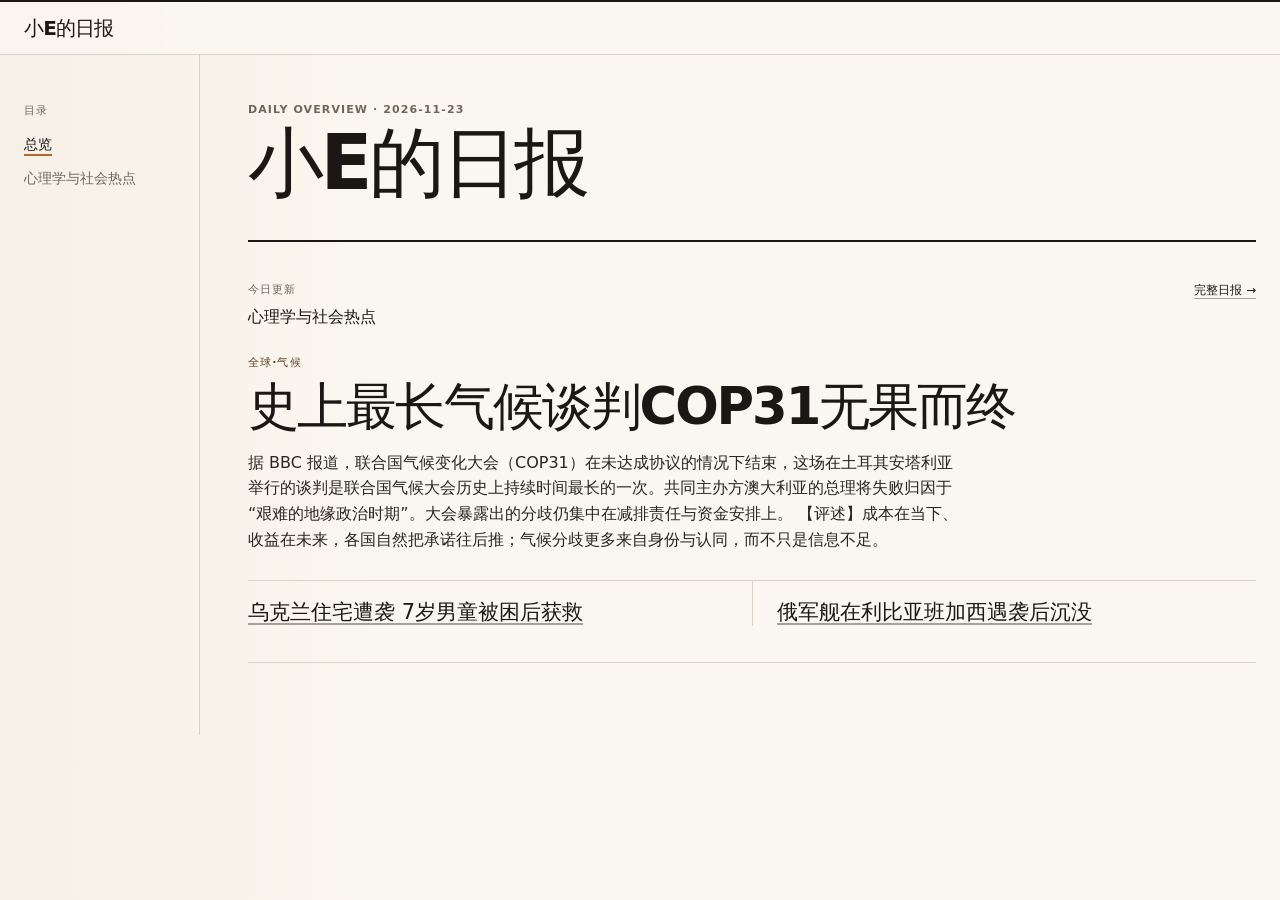
<file: index.html>
<!doctype html>
<html lang="zh-CN" data-theme="paper-minimal" data-density="balanced" data-surface="paper" data-motion="subtle" data-masthead="compact" data-lead="editorial" data-important="ruled" data-normal="minimal" style="color-scheme: light">
  <head>
    <meta charset="UTF-8">
    <meta name="viewport" content="width=device-width, initial-scale=1.0">
    <meta name="color-scheme" content="light">
    <link rel="icon" href="data:,">
    <title>小E的日报</title>
    <link rel="stylesheet" href="/styles.css">
    <link id="active-theme" rel="stylesheet" href="/themes/compiled/paper-minimal/1.css">
  </head>
  <body class="home-body">
    <header class="masthead home-masthead">
      <nav class="masthead__inner" aria-label="主页导航">
        <a class="brand" href="/" aria-current="page">
          <span class="brand__name">小E的日报</span>
        </a>
        <div class="home-mobile-nav">
          <label class="publication-select-label" for="publication-select">当前页面</label>
          <select class="publication-select" id="publication-select" aria-label="切换页面">
            <option value="/" selected>总览</option>
            <option value="/p/daily-news/">心理学与社会热点</option>
          </select>
        </div>
      </nav>
    </header>
    <div class="home-shell">
      <aside class="home-directory" aria-label="编辑目录">
        <p class="home-directory__label">目录</p>
        <nav class="home-directory__nav">
<a href="/" aria-current="page">总览</a>
            <a href="/p/daily-news/">心理学与社会热点</a>
        </nav>
      </aside>
<main class="home-overview" id="content">
        <header class="home-overview__intro">
          <p>DAILY OVERVIEW · 2026-11-23</p>
          <h1>小E的日报</h1>
        </header>
        
        <section class="home-publication home-publication--primary" aria-labelledby="home-daily-news">
          <header class="home-publication__header">
            <div>
              <p class="home-publication__status">今日更新</p>
              <h2 id="home-daily-news">心理学与社会热点</h2>
            </div>
            <a href="/p/daily-news/">完整日报 →</a>
          </header>
          <article class="home-highlight">
            <div class="home-highlight__text">
              <p class="story__category">全球·气候</p>
              <h3><a href="/p/daily-news/?date=2026-11-23#cop31-no-deal">史上最长气候谈判COP31无果而终</a></h3>
              <p>据 BBC 报道，联合国气候变化大会（COP31）在未达成协议的情况下结束，这场在土耳其安塔利亚举行的谈判是联合国气候大会历史上持续时间最长的一次。共同主办方澳大利亚的总理将失败归因于“艰难的地缘政治时期”。大会暴露出的分歧仍集中在减排责任与资金安排上。
【评述】成本在当下、收益在未来，各国自然把承诺往后推；气候分歧更多来自身份与认同，而不只是信息不足。</p>
            </div>
            
          </article>
          <ol class="home-highlights__secondary">
            <li><a href="/p/daily-news/?date=2026-11-23#dymer-strike-boy">乌克兰住宅遭袭 7岁男童被困后获救</a></li>
            <li><a href="/p/daily-news/?date=2026-11-23#benghazi-warship">俄军舰在利比亚班加西遇袭后沉没</a></li>
          </ol>
        </section>
      </main>
    </div>
    <script type="module" src="/src/home.js"></script>
  </body>
</html>
</file>
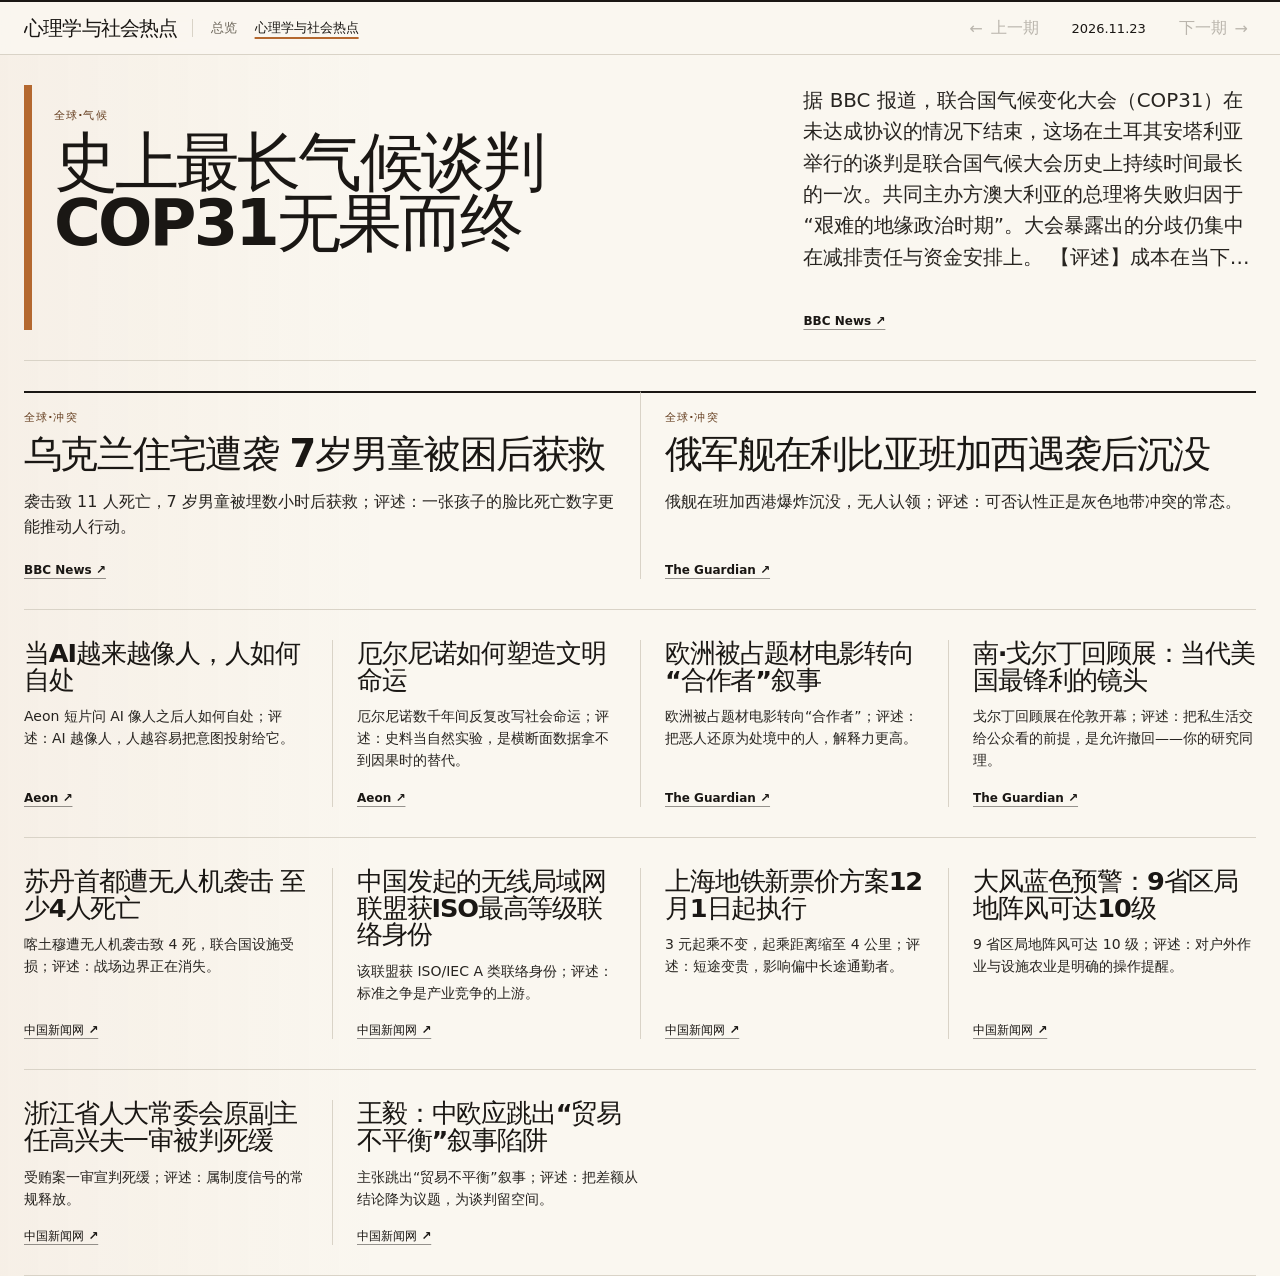
<file: p/daily-news/index.html>
<!doctype html>
<html lang="zh-CN" data-density="balanced" data-important="ruled" data-lead="editorial" data-masthead="compact" data-motion="subtle" data-normal="minimal" data-surface="paper" data-theme="paper-minimal" style="color-scheme: light">
  <head>
    <meta charset="UTF-8">
    <meta name="viewport" content="width=device-width, initial-scale=1.0">
    <meta name="color-scheme" content="light">
    <link rel="icon" href="data:,">
    <title>2026-11-23 · 心理学与社会热点</title>
    <link rel="stylesheet" href="/styles.css">
    <link id="active-theme" rel="stylesheet" href="/themes/compiled/paper-minimal/1.css">
  </head>
  <body>
    <header class="masthead">
      <nav class="masthead__inner" aria-label="日报导航">
        <div class="publication-nav">
          <a class="brand" href="/p/daily-news/" aria-label="返回最新一期">
            <span class="brand__name">心理学与社会热点</span>
          </a>
          <div class="publication-menu" aria-label="页面目录">
<a href="/">总览</a>
            <a href="/p/daily-news/" aria-current="page">心理学与社会热点</a>
          </div>
          <label class="publication-select-label" for="publication-select">页面</label>
          <select class="publication-select" id="publication-select" aria-label="切换日报">
            <option value="/">总览</option>
            <option value="/p/daily-news/" selected>心理学与社会热点</option>
          </select>
        </div>
        <div class="date-nav">
          <button class="date-nav__button" data-direction="previous" type="button" aria-label="查看上一期">
            <span aria-hidden="true">←</span>
            <span class="date-nav__label">上一期</span>
          </button>
          <time class="date-nav__current" datetime="2026-11-23" aria-live="polite">2026.11.23</time>
          <button class="date-nav__button" data-direction="next" type="button" aria-label="查看下一期">
            <span class="date-nav__label">下一期</span>
            <span aria-hidden="true">→</span>
          </button>
        </div>
      </nav>
    </header>

    <aside class="submission-notice" id="submission-notice" role="status" hidden></aside>

    <noscript>
      <style>
        .date-nav__button,
        #content,
        #source-panel,
        #edition-status { display: none; }
      </style>
      <section class="noscript-fallback" aria-labelledby="noscript-title">
      <p class="noscript-fallback__eyebrow">JavaScript 未启用</p>
      <h1 id="noscript-title">2026-11-23 最新一期来源清单</h1>
      <p>这是构建时生成的最新一期只读来源清单，不解析地址栏中的日期参数。</p>
      <ol class="noscript-fallback__list">
        <li class="noscript-fallback__item">
          <div>
            <h2>史上最长气候谈判COP31无果而终</h2>
            
          </div>
          <a href="https://www.bbc.co.uk/news/articles/cqwy06zrd26lo" target="_blank" rel="noopener noreferrer">BBC News ↗</a>
        </li>
        <li class="noscript-fallback__item">
          <div>
            <h2>乌克兰住宅遭袭 7岁男童被困后获救</h2>
            
          </div>
          <a href="https://www.bbc.co.uk/news/articles/cqdr15l32d3go" target="_blank" rel="noopener noreferrer">BBC News ↗</a>
        </li>
        <li class="noscript-fallback__item">
          <div>
            <h2>俄军舰在利比亚班加西遇袭后沉没</h2>
            
          </div>
          <a href="https://www.theguardian.com/world/2026/nov/22/blast-russian-ship-suspected-drone-attack-benghazi" target="_blank" rel="noopener noreferrer">The Guardian ↗</a>
        </li>
        <li class="noscript-fallback__item">
          <div>
            <h2>当AI越来越像人，人如何自处</h2>
            
          </div>
          <a href="https://aeon.co/videos/what-does-it-mean-when-humans-and-technology-become-indistinguishable" target="_blank" rel="noopener noreferrer">Aeon ↗</a>
        </li>
        <li class="noscript-fallback__item">
          <div>
            <h2>厄尔尼诺如何塑造文明命运</h2>
            
          </div>
          <a href="https://aeon.co/essays/what-can-we-learn-from-the-past-experience-of-el-nino" target="_blank" rel="noopener noreferrer">Aeon ↗</a>
        </li>
        <li class="noscript-fallback__item">
          <div>
            <h2>欧洲被占题材电影转向“合作者”叙事</h2>
            
          </div>
          <a href="https://www.theguardian.com/film/2026/nov/23/chilling-new-films-casting-nazi-collaborators-new-wave" target="_blank" rel="noopener noreferrer">The Guardian ↗</a>
        </li>
        <li class="noscript-fallback__item">
          <div>
            <h2>南·戈尔丁回顾展：当代美国最锋利的镜头</h2>
            
          </div>
          <a href="https://www.theguardian.com/artanddesign/2026/nov/23/nan-goldin-review-hayward-gallery-london" target="_blank" rel="noopener noreferrer">The Guardian ↗</a>
        </li>
        <li class="noscript-fallback__item">
          <div>
            <h2>苏丹首都遭无人机袭击 至少4人死亡</h2>
            
          </div>
          <a href="https://www.chinanews.com.cn/gj/2026/11-23/10736507.shtml" target="_blank" rel="noopener noreferrer">中国新闻网 ↗</a>
        </li>
        <li class="noscript-fallback__item">
          <div>
            <h2>中国发起的无线局域网联盟获ISO最高等级联络身份</h2>
            
          </div>
          <a href="https://www.chinanews.com.cn/cj/2026/11-23/10736594.shtml" target="_blank" rel="noopener noreferrer">中国新闻网 ↗</a>
        </li>
        <li class="noscript-fallback__item">
          <div>
            <h2>上海地铁新票价方案12月1日起执行</h2>
            
          </div>
          <a href="https://www.chinanews.com.cn/cj/2026/11-23/10736582.shtml" target="_blank" rel="noopener noreferrer">中国新闻网 ↗</a>
        </li>
        <li class="noscript-fallback__item">
          <div>
            <h2>大风蓝色预警：9省区局地阵风可达10级</h2>
            
          </div>
          <a href="https://www.chinanews.com.cn/sh/2026/11-23/10736591.shtml" target="_blank" rel="noopener noreferrer">中国新闻网 ↗</a>
        </li>
        <li class="noscript-fallback__item">
          <div>
            <h2>浙江省人大常委会原副主任高兴夫一审被判死缓</h2>
            
          </div>
          <a href="https://www.chinanews.com.cn/gn/2026/11-23/10736593.shtml" target="_blank" rel="noopener noreferrer">中国新闻网 ↗</a>
        </li>
        <li class="noscript-fallback__item">
          <div>
            <h2>王毅：中欧应跳出“贸易不平衡”叙事陷阱</h2>
            
          </div>
          <a href="https://www.chinanews.com.cn/gn/2026/11-23/10736589.shtml" target="_blank" rel="noopener noreferrer">中国新闻网 ↗</a>
        </li>
      </ol>
    </section>
    </noscript>

    <main id="content" tabindex="-1">
      <p class="status" role="status">正在加载日报…</p>
    </main>
    <p class="visually-hidden" id="edition-status" role="status" aria-live="polite"></p>

    <dialog class="source-panel" id="source-panel" aria-labelledby="source-panel-title">
      <header class="source-panel__header">
        <div>
          <p class="source-panel__eyebrow">来源清单</p>
          <h2 class="source-panel__title" id="source-panel-title">全部来源</h2>
        </div>
        <button class="source-panel__close" type="button" aria-label="关闭来源面板">关闭 ×</button>
      </header>
      <ol class="source-panel__list"></ol>
    </dialog>

    <script type="application/json" id="publication-context">{"publicationId":"daily-news","publications":[{"id":"daily-news","name":"心理学与社会热点","pageUrl":"/p/daily-news/"}]}</script>
    <script type="module" src="/src/app.js"></script>
  </body>
</html>
</file>
<file: styles.css>
:root {
  --color-background: #f4f1ec;
  --color-text: #121718;
  --color-muted: #6f706c;
  --color-rule: #c4c2bc;
  --color-accent: #f2b84b;
  --color-accent-text: #826832;
  --color-focus: #6b6b6b;
  --color-backdrop: color-mix(in srgb, var(--color-text) 32%, transparent);
  --shadow-panel: 0 18px 48px color-mix(in srgb, var(--color-text) 16%, transparent);
  --site-accent: #f2b84b;
  --font-headline: ui-serif, "Songti SC", "Noto Serif CJK SC", STSong, serif;
  --font-ui: ui-sans-serif, system-ui, -apple-system, BlinkMacSystemFont,
    "PingFang SC", "Microsoft YaHei", sans-serif;
  --page-width: 1240px;
  --page-gutter: 48px;
  --row-space: 30px;
  --story-gap: 24px;
  --source-gap: 22px;
  --rule-width: 1px;
  --rule-style: solid;
  --headline-large: clamp(56px, 6vw, 82px);
  --headline-large-long: clamp(48px, 5.2vw, 68px);
  --headline-large-extra-long: clamp(40px, 4.4vw, 56px);
  --headline-large-mobile: clamp(42px, 12vw, 54px);
  --headline-large-long-mobile: clamp(37px, 10.4vw, 47px);
  --headline-large-extra-long-mobile: clamp(32px, 9vw, 40px);
  --headline-medium: clamp(34px, 3.25vw, 46px);
  --headline-small: clamp(25px, 2.25vw, 32px);
  --surface-background: linear-gradient(90deg, color-mix(in srgb, var(--color-accent) 5%, transparent), transparent 30%), var(--color-background);
  color: var(--color-text);
  background: var(--color-background);
  font-family: var(--font-ui);
  font-synthesis: none;
  text-rendering: optimizeLegibility;
}

* {
  box-sizing: border-box;
}

html {
  min-width: 320px;
  scroll-behavior: smooth;
}

body {
  min-height: 100vh;
  margin: 0;
  background: var(--surface-background);
}

button,
a,
select {
  font: inherit;
}

button:focus-visible,
a:focus-visible,
select:focus-visible,
main:focus-visible {
  outline: 3px solid var(--color-focus);
  outline-offset: 4px;
}

[data-focus-origin="programmatic"]:focus {
  outline: none;
}

.visually-hidden {
  position: absolute;
  width: 1px;
  height: 1px;
  padding: 0;
  margin: -1px;
  overflow: hidden;
  clip: rect(0 0 0 0);
  clip-path: inset(50%);
  white-space: nowrap;
  border: 0;
}

.masthead {
  position: sticky;
  z-index: 10;
  top: 0;
  border-top: 4px solid var(--color-text);
  border-bottom: var(--rule-width) var(--rule-style) var(--color-rule);
  background: color-mix(in srgb, var(--color-background) 91%, transparent);
  backdrop-filter: blur(18px);
}

.masthead__inner {
  display: flex;
  width: min(calc(100% - var(--page-gutter)), var(--page-width));
  min-height: 64px;
  margin: 0 auto;
  align-items: center;
  justify-content: space-between;
  gap: 24px;
}

.brand {
  display: inline-flex;
  min-width: 0;
  align-items: center;
  color: inherit;
  text-decoration: none;
}

.brand__name {
  overflow: hidden;
  font-size: 20px;
  font-weight: 760;
  letter-spacing: -0.04em;
  text-overflow: ellipsis;
  white-space: nowrap;
}

.brand__logo {
  display: block;
  width: auto;
  max-width: 180px;
  height: 32px;
  object-fit: contain;
}

.brand__name[hidden] {
  display: none;
}

.publication-nav {
  display: flex;
  min-width: 0;
  align-items: center;
  gap: 14px;
}

.publication-menu {
  display: flex;
  min-width: 0;
  align-items: center;
  gap: 18px;
  padding-left: 18px;
  border-left: var(--rule-width) var(--rule-style) var(--color-rule);
  font-size: 13px;
}

.publication-menu a,
.home-directory__nav a {
  color: var(--color-muted);
  text-decoration: none;
}

.publication-menu a:hover,
.publication-menu a:active,
.home-directory__nav a:hover,
.home-directory__nav a:active {
  color: var(--color-text);
}

.publication-menu a[aria-current="page"],
.home-directory__nav a[aria-current="page"] {
  color: var(--color-text);
  text-decoration: underline;
  text-decoration-color: var(--color-accent);
  text-decoration-thickness: 2px;
  text-underline-offset: 5px;
}

.publication-select,
.publication-select-label,
.home-mobile-nav {
  display: none;
}

.publication-select {
  max-width: 180px;
  padding: 6px 24px 6px 8px;
  border: 0;
  border-left: var(--rule-width) var(--rule-style) var(--color-rule);
  border-radius: 0;
  color: var(--color-muted);
  background: transparent;
  cursor: pointer;
}

.home-shell {
  display: grid;
  width: min(calc(100% - var(--page-gutter)), var(--page-width));
  margin: 0 auto;
  grid-template-columns: 176px minmax(0, 1fr);
  gap: 48px;
}

.home-directory {
  padding: 48px 0;
  border-right: var(--rule-width) var(--rule-style) var(--color-rule);
}

.home-directory__label {
  margin: 0 0 18px;
  color: var(--color-muted);
  font-size: 11px;
  font-weight: 760;
  letter-spacing: 0.12em;
}

.home-directory__nav {
  display: grid;
  gap: 16px;
  padding-right: 28px;
  font-size: 14px;
}

.home-overview {
  min-width: 0;
  padding: 48px 0 72px;
}

.home-overview__intro {
  padding-bottom: 40px;
  border-bottom: calc(var(--rule-width) * 2) var(--rule-style) var(--color-text);
}

.home-overview__intro p,
.home-publication__status {
  margin: 0 0 10px;
  color: var(--color-muted);
  font-size: 11px;
  font-weight: 760;
  letter-spacing: 0.1em;
}

.home-overview__intro h1 {
  margin: 0;
  font-family: var(--font-headline);
  font-size: clamp(46px, 6vw, 76px);
  line-height: 0.98;
  letter-spacing: -0.045em;
}

.home-publication {
  padding: 32px 0 36px;
  border-bottom: var(--rule-width) var(--rule-style) var(--color-rule);
}

.home-publication--primary {
  padding-top: 40px;
}

.home-publication__header {
  display: flex;
  align-items: flex-start;
  justify-content: space-between;
  gap: 24px;
}

.home-publication__header h2 {
  margin: 0;
  font-size: 16px;
}

.home-publication__header > a,
.home-highlight a,
.home-highlights__secondary a {
  color: var(--color-text);
  text-decoration-color: color-mix(in srgb, currentColor 38%, transparent);
  text-underline-offset: 4px;
}

.home-publication__header > a {
  flex: 0 0 auto;
  font-size: 12px;
}

.home-highlight {
  max-width: 900px;
  padding-top: 28px;
}

.home-highlight--media {
  display: grid;
  max-width: none;
  grid-template-columns: minmax(0, 3fr) minmax(260px, 2fr);
  gap: 36px;
}

.home-highlight h3 {
  margin: 0;
  font-family: var(--font-headline);
  font-size: clamp(30px, 4vw, 54px);
  line-height: 1.02;
  letter-spacing: -0.04em;
}

.home-highlight h3 a {
  text-decoration: none;
}

.home-highlight p:not(.story__category),
.home-publication__empty {
  max-width: 720px;
  margin: 18px 0 0;
  color: color-mix(in srgb, var(--color-text) 82%, var(--color-muted));
  font-size: 16px;
  line-height: 1.6;
}

.home-highlights__secondary {
  display: grid;
  margin: 28px 0 0;
  padding: 0;
  grid-template-columns: repeat(2, minmax(0, 1fr));
  border-top: var(--rule-width) var(--rule-style) var(--color-rule);
  list-style: none;
}

.home-highlights__secondary li {
  padding: 18px 24px 0 0;
}

.home-highlights__secondary li + li {
  padding-left: 24px;
  border-left: var(--rule-width) var(--rule-style) var(--color-rule);
}

.home-highlights__secondary a {
  font-family: var(--font-headline);
  font-size: 21px;
  line-height: 1.25;
}

.submission-notice {
  width: min(calc(100% - var(--page-gutter)), var(--page-width));
  margin: 18px auto 0;
  padding: 12px 0;
  border-top: var(--rule-width) var(--rule-style) var(--color-rule);
  border-bottom: var(--rule-width) var(--rule-style) var(--color-rule);
  color: var(--color-muted);
  font-size: 13px;
}

.date-nav {
  display: flex;
  align-items: center;
  gap: 8px;
}

.date-nav__button {
  display: inline-flex;
  min-height: 40px;
  align-items: center;
  gap: 8px;
  padding: 0 8px;
  border: 0;
  color: var(--color-text);
  background: transparent;
  cursor: pointer;
}

.date-nav__button:hover:not(:disabled) {
  text-decoration: underline;
  text-decoration-color: var(--color-accent);
  text-decoration-thickness: 2px;
  text-underline-offset: 5px;
}

.date-nav__button:active:not(:disabled) {
  transform: translateY(1px);
}

.date-nav__button:disabled {
  color: color-mix(in srgb, var(--color-muted) 46%, transparent);
  cursor: not-allowed;
}

.date-nav__current {
  min-width: 108px;
  padding: 0 10px;
  font-size: 13px;
  font-variant-numeric: tabular-nums;
  text-align: center;
}

.status {
  display: grid;
  min-height: calc(100svh - 69px);
  margin: 0;
  padding: 48px 24px;
  place-items: center;
  color: var(--color-muted);
  font-size: 16px;
}

.noscript-fallback {
  width: min(calc(100% - var(--page-gutter)), var(--page-width));
  margin: 0 auto;
  padding: 42px 0 56px;
}

.noscript-fallback__eyebrow {
  margin: 0 0 8px;
  color: var(--color-muted);
  font-size: 12px;
  font-weight: 700;
  letter-spacing: 0.08em;
}

.noscript-fallback h1 {
  margin: 0;
  font-family: var(--font-headline);
  font-size: clamp(34px, 5vw, 58px);
}

.noscript-fallback__list {
  margin: 28px 0 0;
  padding: 0;
  list-style: none;
}

.noscript-fallback__item {
  display: grid;
  grid-template-columns: minmax(0, 1fr) auto;
  gap: 20px;
  padding: 18px 0;
  border-top: var(--rule-width) var(--rule-style) var(--color-rule);
}

.noscript-fallback__item h2 {
  margin: 0;
  font-size: 20px;
}

.noscript-fallback a {
  color: var(--color-text);
}

.news-page {
  width: min(calc(100% - var(--page-gutter)), var(--page-width));
  margin: 0 auto;
}

.layout-row {
  display: grid;
  grid-template-columns: repeat(4, minmax(0, 1fr));
  align-items: stretch;
  padding: var(--row-space) 0;
  border-bottom: var(--rule-width) var(--rule-style) var(--color-rule);
}

.story {
  position: relative;
  display: flex;
  min-width: 0;
  flex-direction: column;
  padding: 0 var(--story-gap);
  scroll-margin-top: 88px;
}

.story:first-child {
  padding-left: 0;
}

.story:last-child {
  padding-right: 0;
}

.story + .story {
  border-left: var(--rule-width) var(--rule-style) var(--color-rule);
}

.story__category {
  margin: 0 0 10px;
  color: var(--color-accent-text);
  font-size: 11px;
  font-weight: 760;
  line-height: 1.2;
  letter-spacing: 0.1em;
  text-transform: uppercase;
}

.story__title {
  margin: 0;
  font-family: var(--font-headline);
  font-weight: 600;
  letter-spacing: -0.045em;
  overflow-wrap: anywhere;
}

.story__summary {
  display: -webkit-box;
  margin: 16px 0 0;
  overflow: hidden;
  color: color-mix(in srgb, var(--color-text) 84%, var(--color-muted));
  line-height: 1.58;
  -webkit-box-orient: vertical;
}

.story__media {
  min-width: 0;
  margin: 0;
}

.story__image {
  display: block;
  width: 100%;
  height: auto;
  aspect-ratio: 3 / 2;
  object-fit: cover;
}

.story__credit {
  margin-top: 8px;
  color: var(--color-muted);
  font-size: 11px;
  line-height: 1.4;
}

.story__credit a {
  color: inherit;
}

.story__source {
  display: flex;
  flex-wrap: wrap;
  align-items: center;
  gap: 8px 14px;
  margin-top: auto;
  padding-top: var(--source-gap);
  color: var(--color-muted);
  font-size: 12px;
  line-height: 1.45;
}

.story__primary-source,
.story__source-count {
  color: var(--color-text);
  font-weight: 680;
}

.story__primary-source {
  text-decoration-line: underline;
  text-decoration-color: color-mix(in srgb, currentColor 45%, transparent);
  text-decoration-thickness: 1px;
  text-underline-offset: 4px;
}

.story__primary-source:hover,
.story__primary-source:active {
  text-decoration-color: var(--color-accent);
  text-decoration-thickness: 2px;
}

.story__source-count {
  padding: 0;
  border: 0;
  border-bottom: 1px solid currentColor;
  background: transparent;
  cursor: pointer;
}

.story__source-count:hover,
.story__source-count:active {
  color: var(--color-accent-text);
}

.story--large {
  display: grid;
  grid-template-columns: minmax(0, 2.35fr) minmax(260px, 1fr);
  grid-template-areas:
    "header summary"
    "header source";
  gap: 18px 48px;
  padding-right: 0;
}

.story--large .story__header {
  grid-area: header;
  padding-top: 24px;
}

.story--large[data-title-length="long"] .story__title {
  font-size: var(--headline-large-long);
  line-height: 1;
}

.story--large[data-title-length="extra-long"] .story__title {
  font-size: var(--headline-large-extra-long);
  line-height: 1.06;
}

.story--large .story__title {
  max-width: 850px;
  font-size: var(--headline-large);
  line-height: 0.95;
}

.story--large .story__summary {
  grid-area: summary;
  align-self: end;
  margin-top: 0;
  font-size: clamp(17px, 1.55vw, 20px);
  -webkit-line-clamp: 6;
}

.story--large .story__source {
  grid-area: source;
}

.story--large[data-media-variant="lead-split"] {
  grid-template-columns: minmax(0, 3fr) minmax(280px, 2fr);
  grid-template-areas:
    "header media"
    "summary media"
    "source media";
  align-items: start;
}

.story--large[data-media-variant="lead-split"] .story__header {
  padding-top: 0;
}

.story--large[data-media-variant="lead-split"] .story__media {
  grid-area: media;
}

.story--large[data-media-variant="lead-split"] .story__summary {
  align-self: start;
  margin-top: 18px;
}

.story--medium[data-media-variant="medium-split"] {
  display: grid;
  grid-template-columns: minmax(0, 1fr) minmax(0, 1fr);
  grid-template-areas:
    "header header"
    "media summary"
    "media source";
  align-content: start;
  gap: 18px 22px;
}

.story--medium[data-media-variant="medium-split"] .story__header {
  grid-area: header;
}

.story--medium[data-media-variant="medium-split"] .story__media {
  grid-area: media;
}

.story--medium[data-media-variant="medium-split"] .story__summary {
  grid-area: summary;
  margin-top: 0;
}

.story--medium[data-media-variant="medium-split"] .story__source {
  grid-area: source;
  margin-top: auto;
}

.story--medium .story__title {
  font-size: var(--headline-medium);
  line-height: 1;
}

.story--medium .story__summary {
  font-size: 16px;
  -webkit-line-clamp: 4;
}

.story--small .story__title {
  font-size: var(--headline-small);
  line-height: 1.04;
}

.story--small .story__summary {
  margin-top: 12px;
  font-size: 14px;
  -webkit-line-clamp: 3;
}

.story--small .story__source {
  padding-top: 18px;
}

.source-panel {
  position: fixed;
  inset: 0 0 0 auto;
  width: min(480px, calc(100% - 16px));
  max-width: none;
  height: 100dvh;
  max-height: none;
  margin: 0;
  padding: 0;
  border: 0;
  border-left: var(--rule-width) var(--rule-style) var(--color-rule);
  color: var(--color-text);
  background: var(--color-background);
  box-shadow: var(--shadow-panel);
}

.source-panel[open] {
  display: flex;
  flex-direction: column;
  animation: panel-in 260ms ease-out both;
}

.source-panel::backdrop {
  background: var(--color-backdrop);
  backdrop-filter: blur(3px);
}

.source-panel__header {
  display: flex;
  align-items: flex-start;
  justify-content: space-between;
  gap: 24px;
  padding: 30px;
  border-top: calc(var(--rule-width) * 2) var(--rule-style) var(--color-text);
  border-bottom: var(--rule-width) var(--rule-style) var(--color-rule);
}

.source-panel__eyebrow {
  margin: 0 0 8px;
  color: var(--color-muted);
  font-size: 11px;
  font-weight: 760;
  letter-spacing: 0.1em;
}

.source-panel__title {
  margin: 0;
  font-family: var(--font-headline);
  font-size: 28px;
  line-height: 1.08;
}

.source-panel__close {
  flex: 0 0 auto;
  padding: 0;
  border: 0;
  border-bottom: 1px solid currentColor;
  color: var(--color-text);
  background: transparent;
  cursor: pointer;
}

.source-panel__close:hover,
.source-panel__close:active {
  color: var(--color-accent-text);
}

.source-panel__list {
  margin: 0;
  padding: 0 30px 36px;
  overflow-y: auto;
  list-style: none;
}

.source-panel__item {
  padding: 28px 0;
  border-bottom: var(--rule-width) var(--rule-style) var(--color-rule);
}

:root[data-masthead="compact"] .masthead__inner {
  min-height: 52px;
}

:root[data-masthead="compact"] .masthead {
  border-top-width: 2px;
}

:root[data-masthead="banner"] .masthead {
  color: var(--color-background);
  background: var(--color-text);
  backdrop-filter: none;
}

:root[data-masthead="banner"] .date-nav__button {
  color: inherit;
}

:root[data-masthead="banner"] .date-nav__button:disabled {
  color: color-mix(in srgb, var(--color-background) 38%, transparent);
}

:root[data-lead="stacked"] .story--large {
  display: flex;
  gap: 0;
}

:root[data-lead="stacked"] .story--large .story__title {
  max-width: 1000px;
}

:root[data-lead="stacked"] .story--large .story__summary {
  max-width: 760px;
  margin-top: 22px;
}

:root[data-lead="split"] .story--large::before,
:root[data-lead="stacked"] .story--large::before {
  position: absolute;
  top: 0;
  left: 0;
  width: 34px;
  height: 3px;
  background: var(--color-accent);
  content: "";
}

:root[data-lead="editorial"] .story--large {
  grid-template-columns: minmax(0, 1.55fr) minmax(300px, 1fr);
  padding-left: 22px;
  border-left: 8px solid var(--color-accent);
}

:root[data-important="contrast"] .story--medium {
  padding-top: 20px;
  padding-bottom: 20px;
  background: color-mix(in srgb, var(--color-accent) 10%, var(--color-background));
}

:root[data-important="ruled"] .story--medium {
  padding-top: 18px;
  border-top: calc(var(--rule-width) * 2) var(--rule-style) var(--color-text);
}

:root[data-normal="compact"] .story--small .story__summary {
  margin-top: 9px;
  line-height: 1.45;
}

:root[data-normal="compact"] .story--small .story__source {
  padding-top: 12px;
}

:root[data-normal="accent"] .story--small {
  background: color-mix(in srgb, var(--color-accent) 7%, transparent);
}

:root[data-normal="accent"] .story--small::before {
  display: block;
  width: 44px;
  height: 3px;
  margin-bottom: 16px;
  background: var(--color-accent);
  content: "";
}

:root[data-theme="newspaper-default"] .masthead {
  border-top-width: 5px;
}

:root[data-theme="newspaper-default"] .layout-row--first {
  border-bottom-width: 2px;
  border-bottom-color: color-mix(in srgb, var(--color-text) 70%, var(--color-rule));
}

:root[data-theme="newspaper-default"] .source-panel {
  background:
    linear-gradient(90deg, color-mix(in srgb, var(--color-accent) 3%, transparent), transparent 42%),
    var(--color-background);
  box-shadow: 0 16px 36px color-mix(in srgb, var(--color-text) 11%, transparent);
}

:root[data-theme="newspaper-default"] .source-panel__header {
  border-top: 3px double var(--color-text);
}

:root[data-motion="subtle"] .masthead {
  animation: masthead-in 420ms ease-out both;
}

:root[data-motion="none"] *,
:root[data-motion="none"] *::before,
:root[data-motion="none"] *::after {
  animation: none !important;
  transition: none !important;
}

.source-panel__role {
  margin: 0 0 10px;
  color: var(--color-accent-text);
  font-size: 11px;
  font-weight: 760;
  letter-spacing: 0.09em;
}

.source-panel__name {
  margin: 0;
  font-family: var(--font-headline);
  font-size: 24px;
  line-height: 1.15;
}

.source-panel__original-title {
  margin: 10px 0 0;
  color: var(--color-muted);
  font-size: 14px;
  line-height: 1.5;
}

.source-panel__published {
  display: block;
  margin-top: 12px;
  color: var(--color-muted);
  font-size: 12px;
}

.source-panel__link {
  display: inline-block;
  margin-top: 18px;
  color: var(--color-text);
  font-size: 13px;
  font-weight: 700;
  text-decoration-color: var(--color-accent);
  text-decoration-thickness: 2px;
  text-underline-offset: 4px;
}

.source-panel__link:hover,
.source-panel__link:active {
  color: var(--color-accent-text);
}

.source-panel__via {
  margin: 12px 0 0;
  color: var(--color-muted);
  font-size: 12px;
}

.source-panel__via a {
  color: inherit;
}

@keyframes panel-in {
  from {
    opacity: 0;
    transform: translateX(24px);
  }
}

@keyframes masthead-in {
  from {
    opacity: 0;
    transform: translateY(-8px);
  }
}

@media (max-width: 899px) {
  .masthead__inner,
  .news-page,
  .noscript-fallback {
    width: calc(100% - min(var(--page-gutter), 40px));
  }

  .masthead__inner {
    min-height: 60px;
    gap: 8px;
  }

  .brand__name {
    max-width: 72px;
    font-size: 16px;
  }

  .publication-nav {
    gap: 6px;
  }

  .publication-menu,
  .home-directory {
    display: none;
  }

  .publication-select,
  .publication-select-label,
  .home-mobile-nav {
    display: block;
  }

  .home-mobile-nav {
    display: flex;
    align-items: center;
    gap: 4px;
  }

  .publication-select-label {
    color: var(--color-muted);
    font-size: 11px;
  }

  .publication-select {
    width: 80px;
    padding: 7px 18px 7px 6px;
    border-left: 0;
    color: var(--color-muted);
    font-size: 11px;
  }

  .publication-select-label {
    white-space: nowrap;
  }

  .home-mobile-nav .publication-select {
    width: 112px;
  }

  .home-shell {
    display: block;
    width: calc(100% - min(var(--page-gutter), 40px));
  }

  .home-overview {
    padding: 34px 0 52px;
  }

  .home-overview__intro {
    padding-bottom: 30px;
  }

  .home-overview__intro h1 {
    font-size: clamp(42px, 13vw, 58px);
  }

  .home-publication,
  .home-publication--primary {
    padding: 28px 0 30px;
  }

  .home-highlight {
    padding-top: 24px;
  }

  .home-highlight--media {
    display: flex;
    flex-direction: column;
    gap: 0;
  }

  .home-highlight--media .home-highlight__text {
    display: contents;
  }

  .home-highlight--media .story__category {
    order: 1;
  }

  .home-highlight--media h3 {
    order: 2;
  }

  .home-highlight--media .story__media {
    order: 3;
    margin-top: 18px;
  }

  .home-highlight--media .home-highlight__text > p:not(.story__category) {
    order: 4;
  }

  .home-highlight h3 {
    font-size: clamp(31px, 9vw, 42px);
  }

  .home-highlights__secondary {
    display: block;
  }

  .home-highlights__secondary li,
  .home-highlights__secondary li + li {
    padding: 16px 0;
    border-left: 0;
    border-bottom: var(--rule-width) var(--rule-style) var(--color-rule);
  }

  .date-nav {
    gap: 2px;
  }

  .date-nav__label {
    position: absolute;
    width: 1px;
    height: 1px;
    overflow: hidden;
    clip: rect(0 0 0 0);
    clip-path: inset(50%);
    white-space: nowrap;
  }

  .date-nav__button {
    min-width: 36px;
    justify-content: center;
    padding: 0 7px;
  }

  .date-nav__current {
    min-width: 84px;
    padding: 0 2px;
    font-size: 11px;
  }

  .noscript-fallback__item {
    grid-template-columns: 1fr;
    gap: 10px;
  }

  .noscript-fallback__item h2 {
    font-size: 22px;
  }

  .layout-row {
    display: block;
    padding: 0;
    border-bottom: 0;
  }

  .story,
  .story:first-child,
  .story:last-child,
  .story--large {
    display: flex;
    padding: 25px 0 27px;
    border-bottom: var(--rule-width) var(--rule-style) var(--color-rule);
  }

  .story--large[data-media-variant="lead-split"],
  .story--medium[data-media-variant="medium-split"] {
    display: flex;
  }

  .story[data-media-variant]:not([data-media-variant="none"]) .story__media {
    order: 2;
    margin-top: 18px;
  }

  .story[data-media-variant]:not([data-media-variant="none"]) .story__header {
    order: 1;
  }

  .story[data-media-variant]:not([data-media-variant="none"]) .story__summary {
    order: 3;
  }

  .story[data-media-variant]:not([data-media-variant="none"]) .story__source {
    order: 4;
  }

  .story + .story {
    border-left: 0;
  }

  .story--large .story__title {
    font-size: var(--headline-large-mobile);
    line-height: 0.97;
  }

  .story--large[data-title-length="long"] .story__title {
    font-size: var(--headline-large-long-mobile);
    line-height: 1.02;
  }

  .story--large[data-title-length="extra-long"] .story__title {
    font-size: var(--headline-large-extra-long-mobile);
    line-height: 1.08;
  }

  .story--large .story__header {
    padding-top: 24px;
  }

  .story--large .story__summary {
    margin-top: 18px;
    font-size: 16px;
    -webkit-line-clamp: 6;
  }

  .story--medium .story__title {
    font-size: 35px;
  }

  .story--medium .story__summary {
    font-size: 15px;
  }

  .story--small .story__title {
    font-size: 27px;
  }

  .story__source,
  .story--large .story__source {
    margin-top: 0;
    padding-top: 18px;
  }

  .source-panel {
    inset: auto 8px 0;
    width: auto;
    height: min(78dvh, 680px);
    border-top: var(--rule-width) var(--rule-style) var(--color-rule);
    border-left: 0;
    box-shadow: var(--shadow-panel);
  }

  .source-panel[open] {
    animation-name: sheet-in;
  }

  .source-panel__header {
    padding: 24px 20px;
  }

  .source-panel__title {
    font-size: 24px;
  }

  .source-panel__list {
    padding: 0 20px 28px;
  }
}

@keyframes sheet-in {
  from {
    opacity: 0;
    transform: translateY(24px);
  }
}

@media (prefers-reduced-motion: reduce) {
  html {
    scroll-behavior: auto;
  }

  *,
  *::before,
  *::after {
    animation: none !important;
    transition: none !important;
  }

}
</file>
<file: themes/compiled/paper-minimal/1.css>
/* DailyNews Theme | schemaVersion=1 | id=paper-minimal | revision=1 | compiler=2 */
:root {
  --color-background: #FAF7F0;
  --color-text: #1A1714;
  --color-muted: #6E675C;
  --color-accent: #B4682F;
  --color-accent-text: #674022;
  --color-rule: #D9D3C7;
  --color-focus: #B4682F;
  --color-backdrop: color-mix(in srgb, #1A1714 32%, transparent);
  --shadow-panel: 0 18px 48px color-mix(in srgb, #1A1714 16%, transparent);
  --font-headline: ui-sans-serif, system-ui, -apple-system, BlinkMacSystemFont, "PingFang SC", "Microsoft YaHei", sans-serif;
  --font-ui: ui-sans-serif, system-ui, -apple-system, BlinkMacSystemFont, "PingFang SC", "Microsoft YaHei", sans-serif;
  --page-gutter: 48px;
  --row-space: 30px;
  --story-gap: 24px;
  --source-gap: 22px;
  --rule-width: 1px;
  --rule-style: solid;
  --headline-large: clamp(48px, 5vw, 68px);
  --headline-large-long: clamp(42px, 4.4vw, 58px);
  --headline-large-extra-long: clamp(36px, 3.8vw, 48px);
  --headline-large-mobile: clamp(40px, 11vw, 50px);
  --headline-large-long-mobile: clamp(35px, 9.6vw, 44px);
  --headline-large-extra-long-mobile: clamp(31px, 8.4vw, 38px);
  --headline-medium: clamp(30px, 3vw, 40px);
  --headline-small: clamp(23px, 2vw, 29px);
  --surface-background: linear-gradient(90deg, color-mix(in srgb, var(--color-accent) 5%, transparent), transparent 30%), var(--color-background);
}
</file>
